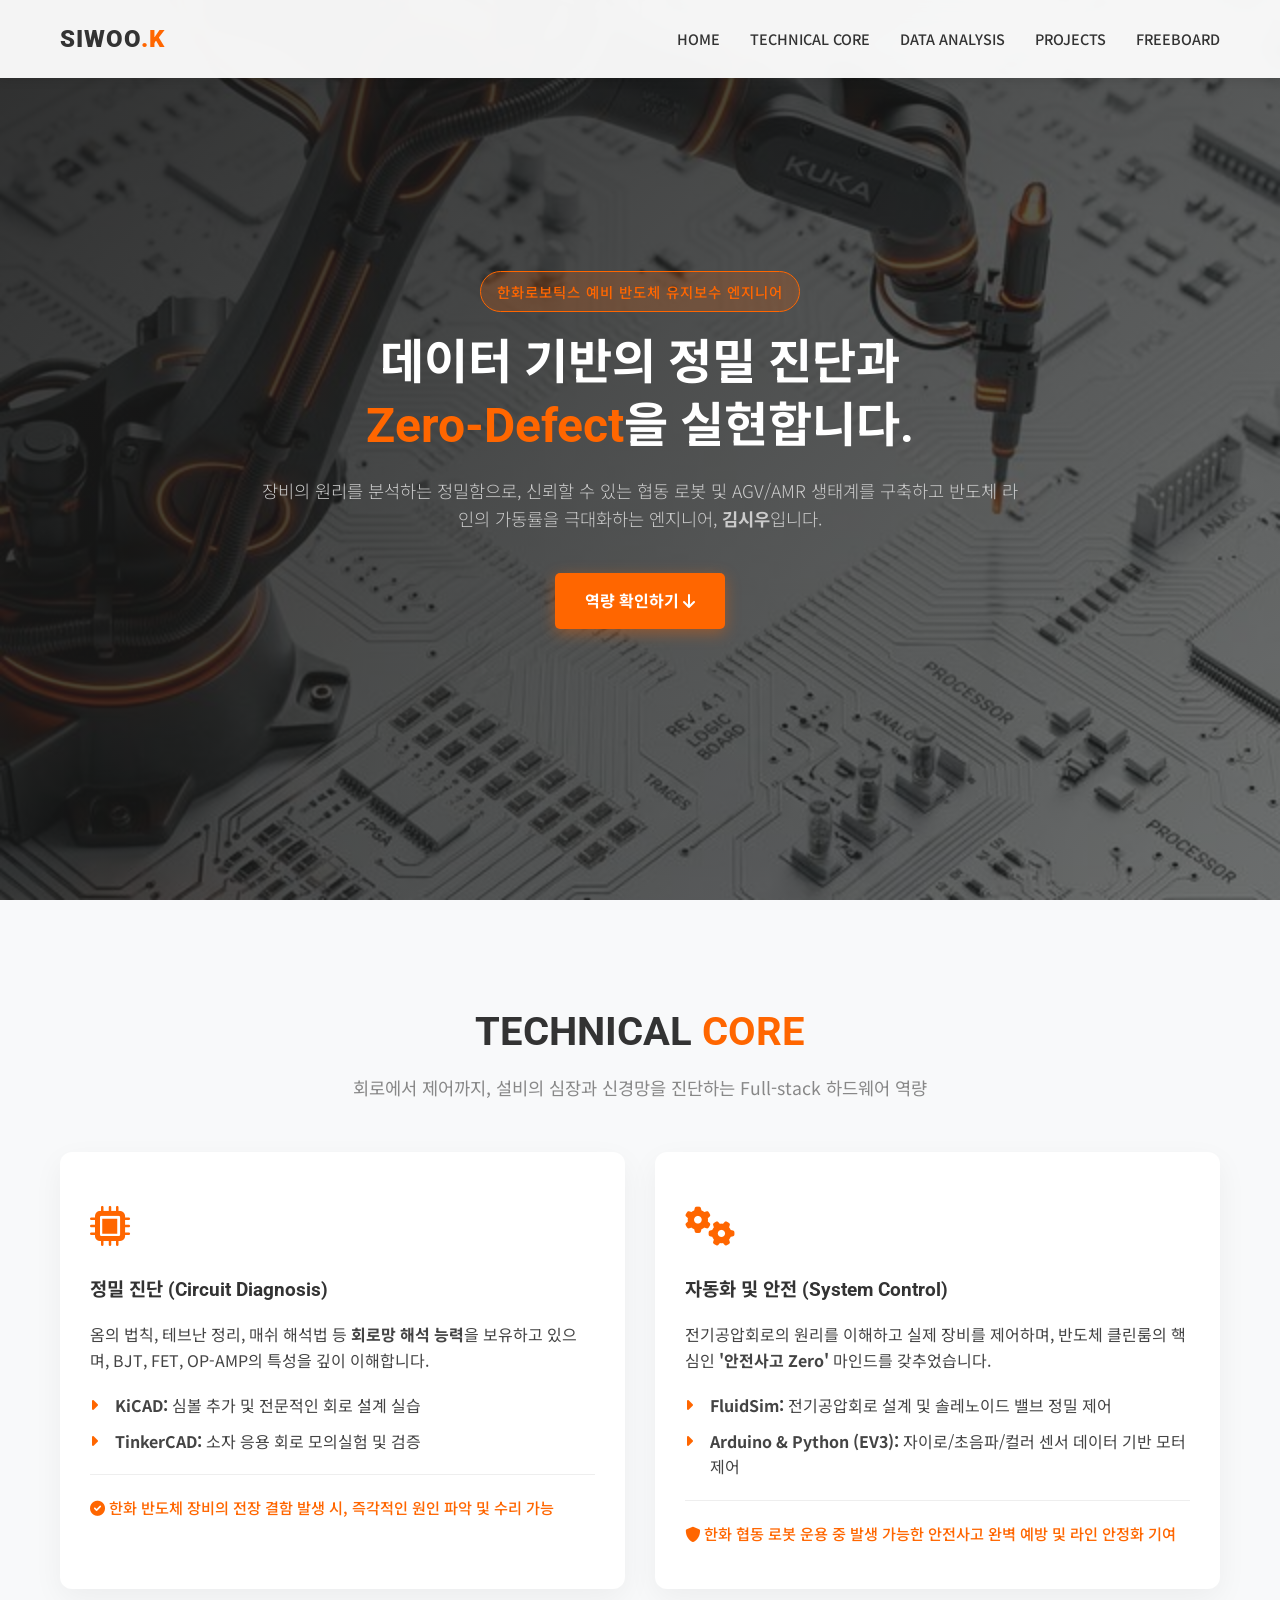
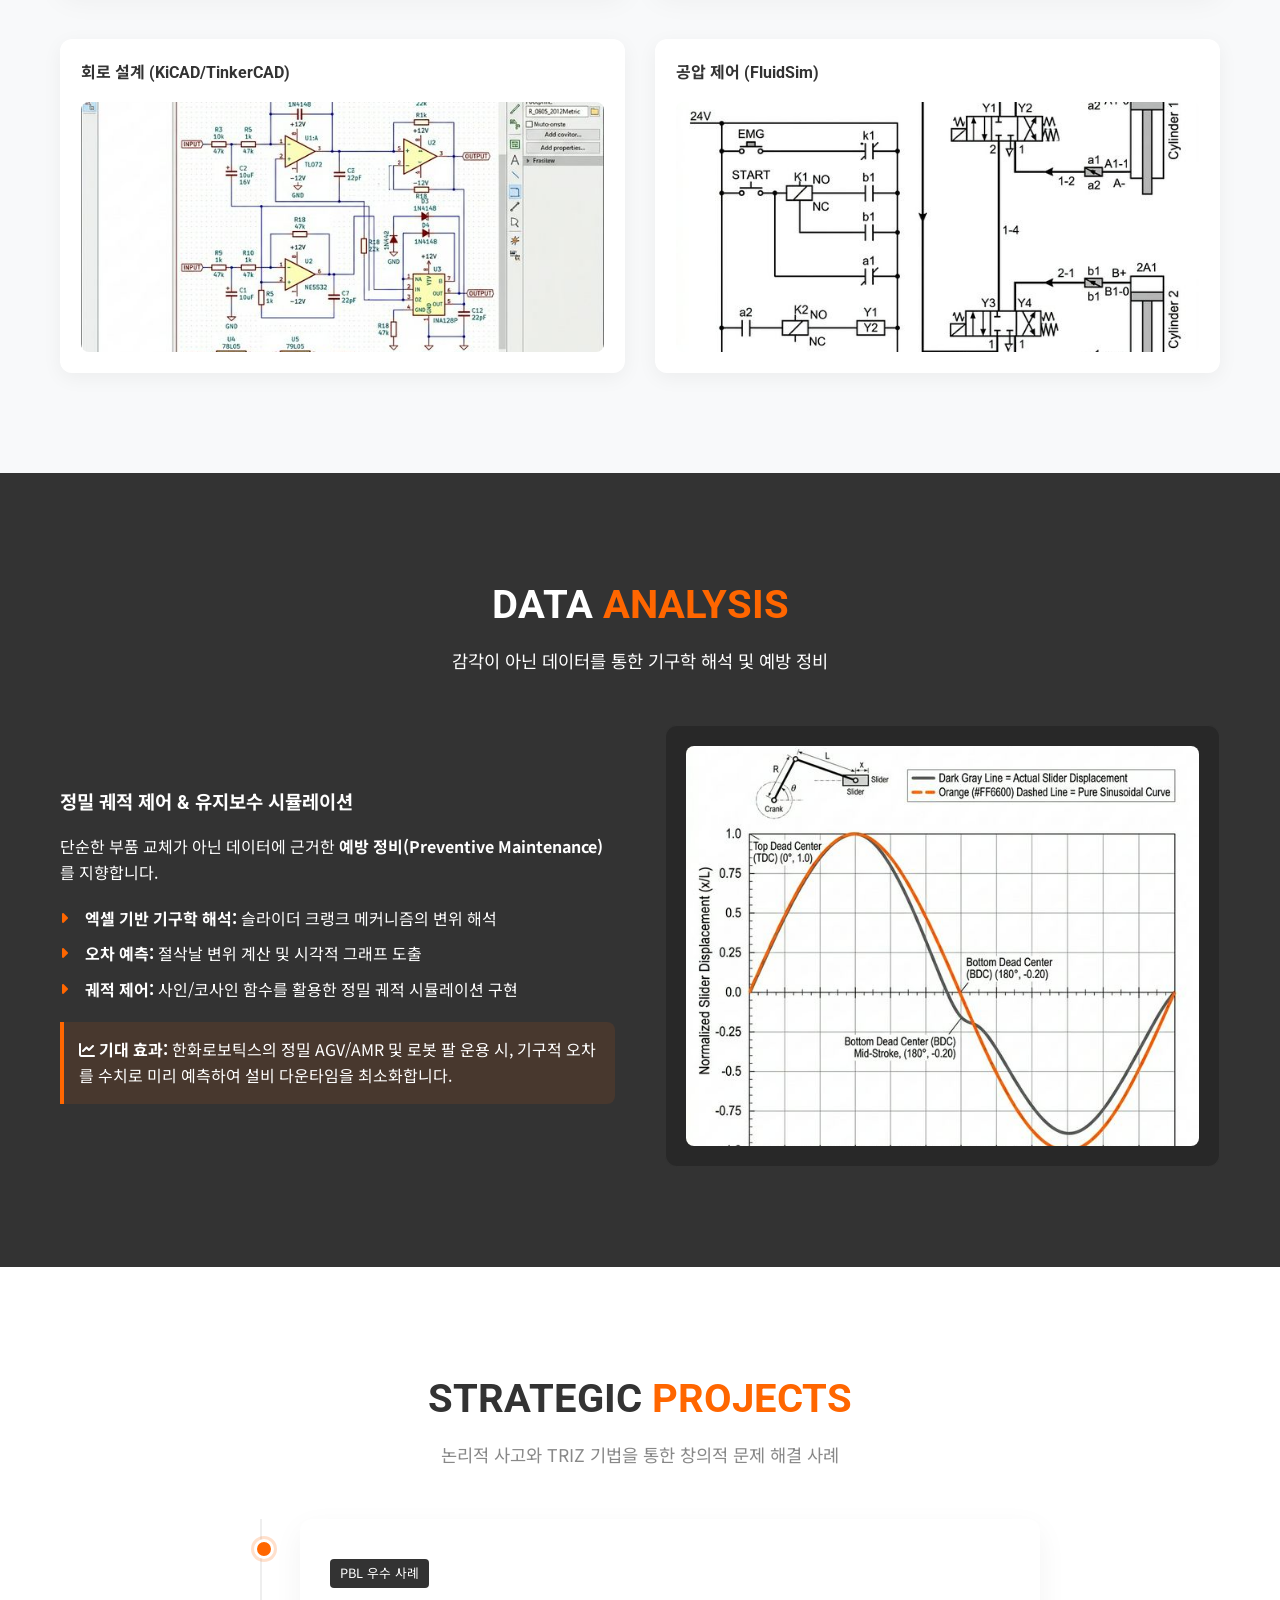
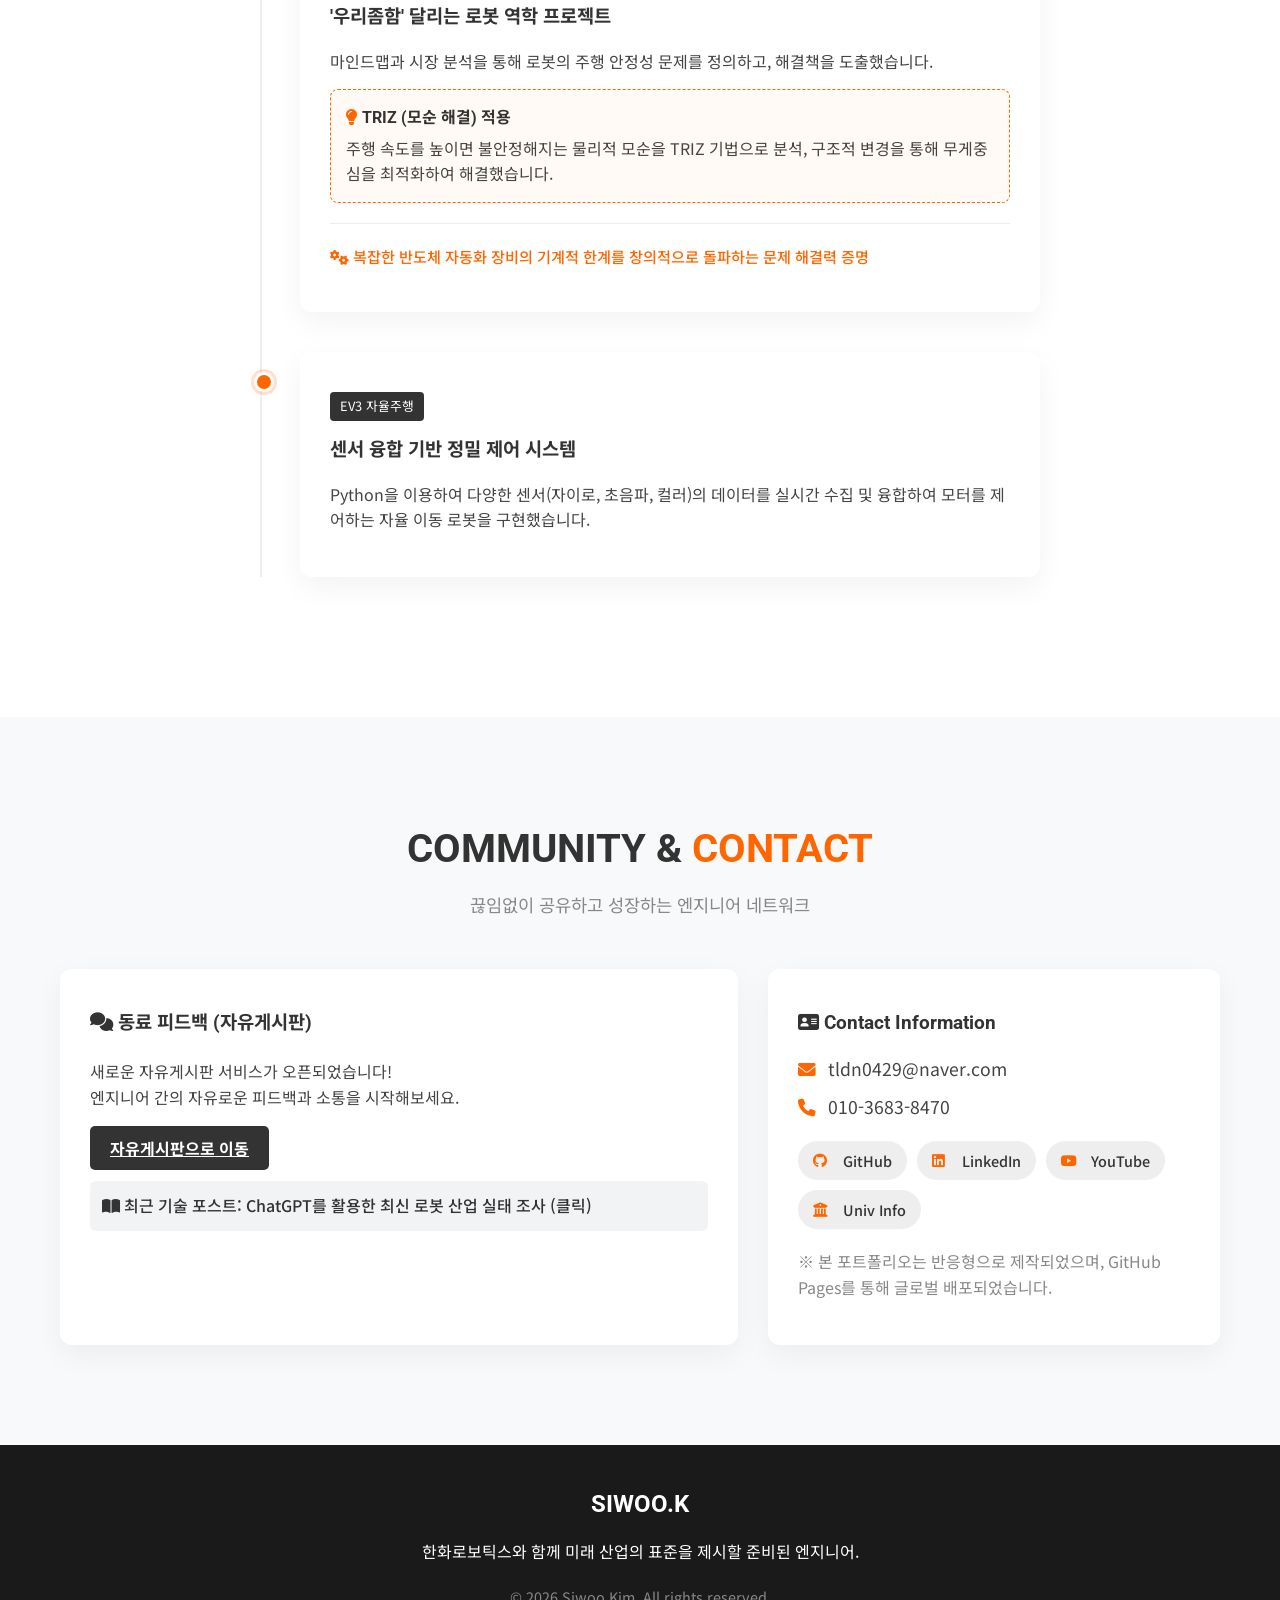
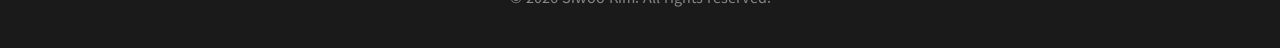
<file: index.html>
<!DOCTYPE html>
<html lang="ko">
<head>
    <meta charset="UTF-8">
    <meta name="viewport" content="width=device-width, initial-scale=1.0">
    <title>김시우 | 한화로보틱스 반도체 유지보수 엔지니어 지원자</title>
    <link rel="stylesheet" href="style.css">
    <link href="https://fonts.googleapis.com/css2?family=Noto+Sans+KR:wght@300;400;500;700;900&family=Roboto:wght@400;700&display=swap" rel="stylesheet">
    <link rel="stylesheet" href="https://cdnjs.cloudflare.com/ajax/libs/font-awesome/6.0.0/css/all.min.css" integrity="sha512-9usAa10IRO0HhonpyAIVpjrylPvoDwiPUiKdWk5t3PyolY1cOd4DSE0Ga+ri4AuTroPR5aQvXU9xC6qOPnzFeg==" crossorigin="anonymous" referrerpolicy="no-referrer" />
</head>
<body>

    <nav id="navbar">
        <div class="nav-container">
            <h1 class="logo">SIWOO<span>.K</span></h1>
            <ul class="nav-links">
                <li><a href="index.html#home">HOME</a></li>
                <li><a href="index.html#technical-core">TECHNICAL CORE</a></li>
                <li><a href="index.html#data-analysis">DATA ANALYSIS</a></li>
                <li><a href="index.html#projects">PROJECTS</a></li>
                <li><a href="board.html">FREEBOARD</a></li>
            </ul>
        </div>
    </nav>

    <section id="home" class="hero">
        <div class="hero-overlay"></div>
        <div class="hero-content reveal">
            <div class="badge">한화로보틱스 예비 반도체 유지보수 엔지니어</div>
            <h2>데이터 기반의 정밀 진단과 <br><span class="highlight">Zero-Defect</span>을 실현합니다.</h2>
            <p class="hero-subtext">장비의 원리를 분석하는 정밀함으로, 신뢰할 수 있는 협동 로봇 및 AGV/AMR 생태계를 구축하고 반도체 라인의 가동률을 극대화하는 엔지니어, <strong>김시우</strong>입니다.</p>
            <a href="#technical-core" class="cta-button">역량 확인하기 <i class="fas fa-arrow-down"></i></a>
        </div>
    </section>

    <section id="technical-core" class="section-padding bg-light">
        <div class="container">
            <h2 class="section-title reveal">TECHNICAL <span>CORE</span></h2>
            <p class="section-subtitle reveal">회로에서 제어까지, 설비의 심장과 신경망을 진단하는 Full-stack 하드웨어 역량</p>

            <div class="grid-layout">
                <div class="card reveal fade-left">
                    <div class="card-icon"><i class="fas fa-microchip"></i></div>
                    <h3>정밀 진단 (Circuit Diagnosis)</h3>
                    <p>옴의 법칙, 테브난 정리, 매쉬 해석법 등 <strong>회로망 해석 능력</strong>을 보유하고 있으며, BJT, FET, OP-AMP의 특성을 깊이 이해합니다.</p>
                    <ul class="skill-list">
                        <li><strong>KiCAD:</strong> 심볼 추가 및 전문적인 회로 설계 실습</li>
                        <li><strong>TinkerCAD:</strong> 소자 응용 회로 모의실험 및 검증</li>
                    </ul>
                    <p class="impact-text"><i class="fas fa-check-circle"></i> 한화 반도체 장비의 전장 결함 발생 시, 즉각적인 원인 파악 및 수리 가능</p>
                </div>

                <div class="card reveal fade-right">
                    <div class="card-icon"><i class="fas fa-cogs"></i></div>
                    <h3>자동화 및 안전 (System Control)</h3>
                    <p>전기공압회로의 원리를 이해하고 실제 장비를 제어하며, 반도체 클린룸의 핵심인 <strong>'안전사고 Zero'</strong> 마인드를 갖추었습니다.</p>
                    <ul class="skill-list">
                        <li><strong>FluidSim:</strong> 전기공압회로 설계 및 솔레노이드 밸브 정밀 제어</li>
                        <li><strong>Arduino & Python (EV3):</strong> 자이로/초음파/컬러 센서 데이터 기반 모터 제어</li>
                    </ul>
                    <p class="impact-text"><i class="fas fa-shield-alt"></i> 한화 협동 로봇 운용 중 발생 가능한 안전사고 완벽 예방 및 라인 안정화 기여</p>
                </div>
            </div>
            
            <div class="image-gallery reveal">
                 <div class="gallery-item glass">
                    <h4>회로 설계 (KiCAD/TinkerCAD)</h4>
                    <div class="img-placeholder" id="kicad-img"></div>
                </div>
                <div class="gallery-item glass">
                    <h4>공압 제어 (FluidSim)</h4>
                    <div class="img-placeholder" id="fluidsim-img"></div>
                </div>
            </div>
        </div>
    </section>

    <section id="data-analysis" class="section-padding bg-dark text-white">
        <div class="container">
            <h2 class="section-title reveal">DATA <span>ANALYSIS</span></h2>
            <p class="section-subtitle reveal text-gray">감각이 아닌 데이터를 통한 기구학 해석 및 예방 정비</p>

            <div class="analysis-content">
                <div class="analysis-text reveal fade-left">
                    <h3>정밀 궤적 제어 & 유지보수 시뮬레이션</h3>
                    <p>단순한 부품 교체가 아닌 데이터에 근거한 <strong>예방 정비(Preventive Maintenance)</strong>를 지향합니다.</p>
                    <ul class="bullet-list">
                        <li><strong>엑셀 기반 기구학 해석:</strong> 슬라이더 크랭크 메커니즘의 변위 해석</li>
                        <li><strong>오차 예측:</strong> 절삭날 변위 계산 및 시각적 그래프 도출</li>
                        <li><strong>궤적 제어:</strong> 사인/코사인 함수를 활용한 정밀 궤적 시뮬레이션 구현</li>
                    </ul>
                    <div class="impact-box mt-20">
                        <p><strong><i class="fas fa-chart-line"></i> 기대 효과:</strong> 한화로보틱스의 정밀 AGV/AMR 및 로봇 팔 운용 시, 기구적 오차를 수치로 미리 예측하여 설비 다운타임을 최소화합니다.</p>
                    </div>
                </div>
                <div class="analysis-visual reveal fade-right glass p-20">
                    <div class="img-placeholder large" id="kinematics-img"><span class="loading-text">기구학 해석 변위도 데이터 로딩 중...</span></div>
                </div>
            </div>
        </div>
    </section>

    <section id="projects" class="section-padding">
        <div class="container">
            <h2 class="section-title reveal">STRATEGIC <span>PROJECTS</span></h2>
            <p class="section-subtitle reveal">논리적 사고와 TRIZ 기법을 통한 창의적 문제 해결 사례</p>

            <div class="timeline">
                <div class="timeline-item reveal">
                    <div class="timeline-content card hover-effect">
                        <span class="date">PBL 우수 사례</span>
                        <h3>'우리좀함' 달리는 로봇 역학 프로젝트</h3>
                        <p>마인드맵과 시장 분석을 통해 로봇의 주행 안정성 문제를 정의하고, 해결책을 도출했습니다.</p>
                        <div class="triz-section">
                            <h4><i class="fas fa-lightbulb highlight"></i> TRIZ (모순 해결) 적용</h4>
                            <p>주행 속도를 높이면 불안정해지는 물리적 모순을 TRIZ 기법으로 분석, 구조적 변경을 통해 무게중심을 최적화하여 해결했습니다.</p>
                        </div>
                        <p class="impact-text mt-10"><i class="fas fa-cogs"></i> 복잡한 반도체 자동화 장비의 기계적 한계를 창의적으로 돌파하는 문제 해결력 증명</p>
                    </div>
                </div>
                
                <div class="timeline-item reveal">
                    <div class="timeline-content card hover-effect">
                        <span class="date">EV3 자율주행</span>
                        <h3>센서 융합 기반 정밀 제어 시스템</h3>
                        <p>Python을 이용하여 다양한 센서(자이로, 초음파, 컬러)의 데이터를 실시간 수집 및 융합하여 모터를 제어하는 자율 이동 로봇을 구현했습니다.</p>
                    </div>
                </div>
            </div>
        </div>
    </section>

    <section id="community" class="section-padding bg-light">
        <div class="container">
            <h2 class="section-title reveal">COMMUNITY & <span>CONTACT</span></h2>
            <p class="section-subtitle reveal">끊임없이 공유하고 성장하는 엔지니어 네트워크</p>

            <div class="contact-grid">
                <div class="community-panel card reveal fade-left">
                    <h3><i class="fas fa-comments"></i> 동료 피드백 (자유게시판)</h3>
                    <div class="mt-20">
                        <p>새로운 자유게시판 서비스가 오픈되었습니다! <br>엔지니어 간의 자유로운 피드백과 소통을 시작해보세요.</p>
                        <br>
                        <a href="board.html" class="btn btn-primary">자유게시판으로 이동</a>
                    </div>

                    <div class="blog-link mt-20">
                        <a href="#" class="tech-link"><i class="fas fa-book-open"></i> 최근 기술 포스트: ChatGPT를 활용한 최신 로봇 산업 실태 조사 (클릭)</a>
                    </div>
                </div>

                <div class="contact-info card reveal fade-right">
                    <h3><i class="fas fa-address-card"></i> Contact Information</h3>
                    <div class="profile-details">
                        <p><i class="fas fa-envelope"></i> tldn0429@naver.com</p>
                        <p><i class="fas fa-phone"></i> 010-3683-8470</p>
                        
                        <div class="social-links mt-20">
                            <a href="https://github.com/tldn0429-source" target="_blank" class="social-icon tooltip" data-tooltip="코드 관리"><i class="fab fa-github"></i> GitHub</a>
                            <a href="#" class="social-icon tooltip" data-tooltip="전문 네트워크"><i class="fab fa-linkedin"></i> LinkedIn</a>
                            <a href="#" class="social-icon tooltip" data-tooltip="학습 포트폴리오 채널"><i class="fab fa-youtube"></i> YouTube</a>
                            <a href="#" class="social-icon tooltip" data-tooltip="학과 홈페이지"><i class="fas fa-university"></i> Univ Info</a>
                        </div>
                    </div>
                    
                    <div class="mt-20">
                        <p class="small-text text-gray">※ 본 포트폴리오는 반응형으로 제작되었으며, GitHub Pages를 통해 글로벌 배포되었습니다.</p>
                    </div>
                </div>
            </div>
        </div>
    </section>

    <footer>
        <div class="footer-content">
            <h2>SIWOO.K</h2>
            <p>한화로보틱스와 함께 미래 산업의 표준을 제시할 준비된 엔지니어.</p>
            <p class="copyright">&copy; 2026 Siwoo Kim. All rights reserved.</p>
        </div>
    </footer>

    <script src="script.js"></script>
</body>
</html>
</file>
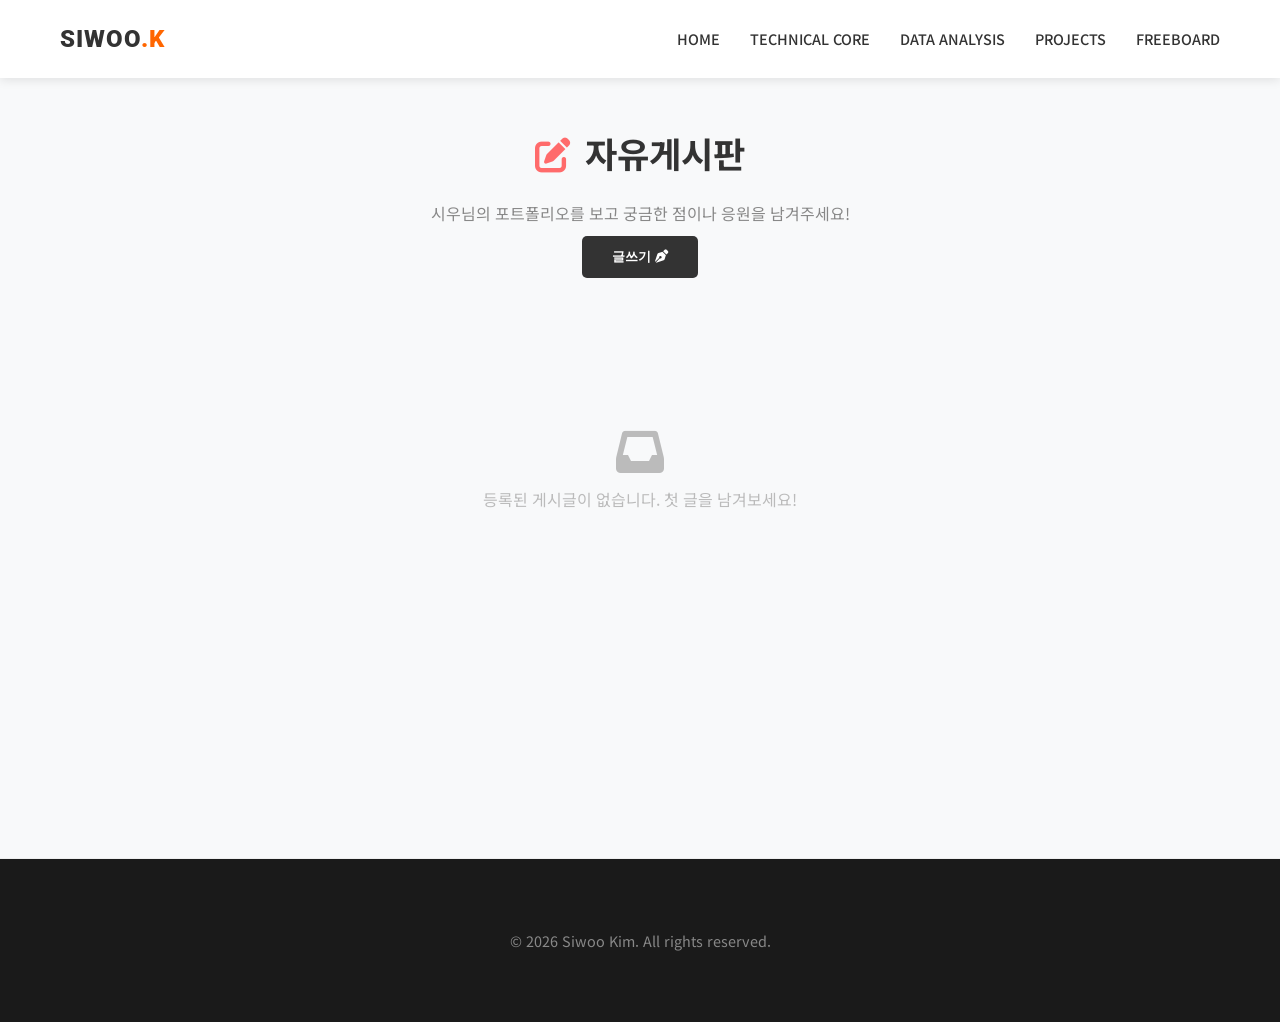
<file: board.html>
<!DOCTYPE html>
<html lang="ko">
<head>
    <meta charset="UTF-8">
    <meta name="viewport" content="width=device-width, initial-scale=1.0">
    <title>자유게시판 | 김시우 포트폴리오</title>
    <link rel="stylesheet" href="style.css">
    <link href="https://fonts.googleapis.com/css2?family=Noto+Sans+KR:wght@300;400;500;700;900&family=Roboto:wght@400;700&display=swap" rel="stylesheet">
    <link rel="stylesheet" href="https://cdnjs.cloudflare.com/ajax/libs/font-awesome/6.0.0/css/all.min.css" integrity="sha512-9usAa10IRO0HhonpyAIVpjrylPvoDwiPUiKdWk5t3PyolY1cOd4DSE0Ga+ri4AuTroPR5aQvXU9xC6qOPnzFeg==" crossorigin="anonymous" referrerpolicy="no-referrer" />
    <style>
        /* 게시판 커스텀 스타일 */
        .post-card { background: white; border-radius: 12px; padding: 25px; margin-bottom: 30px; box-shadow: 0 5px 15px rgba(0,0,0,0.05); transition: 0.3s; border: 1px solid #eee; }
        .post-header { display: flex; justify-content: space-between; align-items: center; margin-bottom: 15px; border-bottom: 1px solid #f1f1f1; padding-bottom: 12px; }
        .post-author { font-weight: 700; color: #333; font-size: 1.1rem; }
        .post-date { font-size: 0.85rem; color: #999; margin-left: 8px; }
        .post-content { line-height: 1.7; color: #444; margin-bottom: 25px; white-space: pre-wrap; min-height: 50px; }
        
        /* 반응 및 액션 바 */
        .action-bar { display: flex; gap: 15px; margin-top: 15px; padding-top: 15px; border-top: 1px solid #f5f5f5; flex-wrap: wrap; }
        .action-btn { cursor: pointer; background: #f8f9fa; border: 1px solid #eee; border-radius: 20px; padding: 6px 14px; color: #666; font-size: 0.85rem; transition: 0.2s; display: flex; align-items: center; gap: 6px; }
        .action-btn:hover { background: #fff; border-color: #ff6b6b; color: #ff6b6b; }
        .action-btn.dislike:hover { border-color: #4b7bec; color: #4b7bec; }
        .action-btn i { font-size: 0.9rem; }

        /* 댓글 영역 */
        .comment-section { background: #f9f9fb; border-radius: 10px; padding: 20px; margin-top: 20px; border: 1px solid #f0f0f5; }
        .comment-list { list-style: none; padding: 0; margin-bottom: 15px; }
        .comment-item { padding: 10px 0; border-bottom: 1px dashed #e0e0e0; font-size: 0.9rem; color: #555; }
        .comment-item:last-child { border-bottom: none; }
        .comment-item strong { color: #333; margin-right: 8px; }
        
        .comment-form { display: flex; gap: 10px; margin-top: 10px; }
        .comment-input { flex: 1; padding: 10px 15px; border: 1px solid #ddd; border-radius: 25px; outline: none; font-size: 0.9rem; transition: 0.3s; }
        .comment-input:focus { border-color: #ff6b6b; box-shadow: 0 0 5px rgba(255,107,107,0.2); }
        
        .btn-small { padding: 5px 12px; font-size: 0.8rem; border-radius: 6px; cursor: pointer; border: 1px solid #ddd; background: #fff; transition: 0.2s; }
        .btn-small:hover { background: #f1f1f1; border-color: #bbb; }
        .btn-delete { color: #e74c3c; border-color: #fadbd8; }
        .btn-delete:hover { background: #fdedec; border-color: #e74c3c; }

        /* 유틸리티 */
        .w-100 { width: 100%; }
        .mt-10 { margin-top: 10px; }
        .text-center { text-align: center; }
    </style>
</head>
<body class="bg-light">

    <nav id="navbar" style="position: sticky; top: 0; background: #fff; z-index: 1000; box-shadow: 0 2px 10px rgba(0,0,0,0.1);">
        <div class="nav-container">
            <h1 class="logo">SIWOO<span>.K</span></h1>
            <ul class="nav-links">
                <li><a href="index.html#home">HOME</a></li>
                <li><a href="index.html#technical-core">TECHNICAL CORE</a></li>
                <li><a href="index.html#data-analysis">DATA ANALYSIS</a></li>
                <li><a href="index.html#projects">PROJECTS</a></li>
                <li><a href="board.html">FREEBOARD</a></li>
            </ul>
        </div>
    </nav>

    <div class="container mt-20" style="padding-top: 50px; min-height: 80vh; max-width: 850px; margin: 0 auto;">
        <div class="board-header text-center" style="margin-bottom: 50px;">
            <h2 style="font-size: 2.2rem;"><i class="fas fa-edit" style="color: #ff6b6b; margin-right: 15px;"></i>자유게시판</h2>
            <p class="text-gray" style="margin-top: 10px;">시우님의 포트폴리오를 보고 궁금한 점이나 응원을 남겨주세요!</p>
            <button class="btn btn-primary mt-10" style="padding: 12px 30px; font-weight: 600;" onclick="openWriteModal()">글쓰기 <i class="fas fa-pen-nib"></i></button>
        </div>

        <div id="board-container">
            </div>
    </div>

    <div id="boardModal" class="modal">
        <div class="modal-content card" style="max-width: 600px;">
            <span class="close-btn" onclick="closeModal()">&times;</span>
            <h3 id="modal-title" style="margin-bottom: 20px;">새 게시글 작성</h3>
            <div class="form-group">
                <label for="post-author" style="display:block; margin-bottom: 5px; font-size: 0.9rem; font-weight: 600;">닉네임</label>
                <input type="text" id="post-author" placeholder="닉네임을 입력하세요" style="width: 100%; padding: 12px; border: 1px solid #ddd; border-radius: 8px;">
            </div>
            <div class="form-group mt-10">
                <label for="post-content" style="display:block; margin-bottom: 5px; font-size: 0.9rem; font-weight: 600;">내용</label>
                <textarea id="post-content" rows="8" placeholder="내용을 입력하세요..." style="width: 100%; padding: 12px; border: 1px solid #ddd; border-radius: 8px; resize: vertical;"></textarea>
            </div>
            <button class="btn btn-primary w-100 mt-20" style="padding: 15px;" onclick="savePost()">게시하기</button>
        </div>
    </div>

    <div id="pwdModal" class="modal">
        <div class="modal-content card" style="max-width: 380px;">
            <span class="close-btn" onclick="closePwdModal()">&times;</span>
            <h3 class="text-center"><i class="fas fa-lock" style="color: #e74c3c;"></i> 게시글 삭제</h3>
            <p class="text-gray small-text text-center mt-10">삭제를 원하시면 관리자 비밀번호를 입력하세요.</p>
            <div class="form-group mt-20">
                <input type="password" id="confirm-pwd" placeholder="비밀번호 입력" style="width: 100%; padding: 12px; border: 1px solid #ddd; border-radius: 8px; text-align: center;">
            </div>
            <input type="hidden" id="pwd-post-id">
            <button class="btn btn-primary w-100 mt-10" style="background: #e74c3c; border: none; padding: 12px;" onclick="verifyPassword()">삭제 확인</button>
        </div>
    </div>

    <footer style="margin-top: 60px; border-top: 1px solid #eee;">
        <div class="footer-content text-center" style="padding: 30px;">
            <p class="text-gray" style="font-size: 0.9rem;">&copy; 2026 Siwoo Kim. All rights reserved.</p>
        </div>
    </footer>

    <script>
        const ADMIN_PWD = "0429"; // 고정된 삭제 비밀번호
        let posts = JSON.parse(localStorage.getItem('siwoo_board_posts')) || [];

        // 게시글 렌더링 함수
        function renderPosts() {
            const container = document.getElementById('board-container');
            if (posts.length === 0) {
                container.innerHTML = '<div class="text-center" style="padding: 100px 0; color: #bbb;"><i class="fas fa-inbox fa-3x"></i><p class="mt-10">등록된 게시글이 없습니다. 첫 글을 남겨보세요!</p></div>';
                return;
            }

            container.innerHTML = '';
            // 최신순 정렬
            posts.sort((a, b) => b.id - a.id).forEach(post => {
                const postEl = document.createElement('div');
                postEl.className = 'post-card';
                postEl.innerHTML = `
                    <div class="post-header">
                        <div>
                            <span class="post-author">${post.author}</span>
                            <span class="post-date">${post.date}</span>
                        </div>
                        <button class="btn-small btn-delete" onclick="openDeleteModal('${post.id}')"><i class="fas fa-trash-alt"></i> 삭제</button>
                    </div>
                    <div class="post-content">${post.content}</div>
                    
                    <div class="action-bar">
                        <button class="action-btn" onclick="updateReaction(${post.id}, 'likes')">
                            <i class="fas fa-thumbs-up"></i> 좋아요 <strong>${post.likes || 0}</strong>
                        </button>
                        <button class="action-btn dislike" onclick="updateReaction(${post.id}, 'dislikes')">
                            <i class="fas fa-thumbs-down"></i> 싫어요 <strong>${post.dislikes || 0}</strong>
                        </button>
                        <button class="action-btn" onclick="document.getElementById('comment-input-${post.id}').focus()">
                            <i class="fas fa-comment-dots"></i> 댓글 <strong>${post.comments ? post.comments.length : 0}</strong>
                        </button>
                    </div>

                    <div class="comment-section">
                        <ul class="comment-list" id="comment-list-${post.id}">
                            ${(post.comments || []).map(c => `
                                <li class="comment-item">
                                    <strong>${c.user}</strong> ${c.text}
                                </li>
                            `).join('')}
                        </ul>
                        <div class="comment-form">
                            <input type="text" id="comment-input-${post.id}" class="comment-input" placeholder="따뜻한 댓글을 남겨주세요...">
                            <button class="btn btn-primary" style="padding: 8px 20px; border-radius: 20px;" onclick="addComment(${post.id})">등록</button>
                        </div>
                    </div>
                `;
                container.appendChild(postEl);
            });
        }

        // 새 게시글 저장
        function savePost() {
            const author = document.getElementById('post-author').value.trim();
            const content = document.getElementById('post-content').value.trim();

            if (!author || !content) {
                alert("닉네임과 내용을 모두 입력해주세요.");
                return;
            }

            const newPost = {
                id: Date.now(),
                author,
                content,
                date: new Date().toLocaleString(),
                likes: 0,
                dislikes: 0,
                comments: []
            };

            posts.push(newPost);
            updateStorage();
            closeModal();
            renderPosts();
        }

        // 좋아요/싫어요 업데이트
        function updateReaction(id, type) {
            const idx = posts.findIndex(p => p.id == id);
            if (idx !== -1) {
                posts[idx][type] = (posts[idx][type] || 0) + 1;
                updateStorage();
                renderPosts();
            }
        }

        // 댓글 추가 함수
        function addComment(id) {
            const input = document.getElementById(`comment-input-${id}`);
            const text = input.value.trim();

            if (!text) {
                alert("댓글 내용을 입력해주세요.");
                return;
            }

            const idx = posts.findIndex(p => p.id == id);
            if (idx !== -1) {
                if (!posts[idx].comments) posts[idx].comments = [];
                posts[idx].comments.push({
                    user: "방문자",
                    text: text
                });
                updateStorage();
                input.value = ""; // 입력창 초기화
                renderPosts();
            }
        }

        // 모달 제어 함수들
        function openWriteModal() {
            document.getElementById('post-author').value = "";
            document.getElementById('post-content').value = "";
            document.getElementById('boardModal').style.display = 'block';
        }

        function closeModal() {
            document.getElementById('boardModal').style.display = 'none';
        }

        function openDeleteModal(id) {
            document.getElementById('pwd-post-id').value = id;
            document.getElementById('confirm-pwd').value = "";
            document.getElementById('pwdModal').style.display = 'block';
        }

        function closePwdModal() {
            document.getElementById('pwdModal').style.display = 'none';
        }

        // 관리자 비밀번호 확인 후 삭제
        function verifyPassword() {
            const id = document.getElementById('pwd-post-id').value;
            const pwdInput = document.getElementById('confirm-pwd').value;

            if (pwdInput === ADMIN_PWD) {
                if (confirm("정말로 이 게시글을 삭제하시겠습니까?")) {
                    posts = posts.filter(p => p.id != id);
                    updateStorage();
                    renderPosts();
                    closePwdModal();
                }
            } else {
                alert("관리자 비밀번호가 일치하지 않습니다.");
                document.getElementById('confirm-pwd').value = "";
            }
        }

        function updateStorage() {
            localStorage.setItem('siwoo_board_posts', JSON.stringify(posts));
        }

        // 페이지 로드 시 게시글 표시
        window.onload = renderPosts;

        // 모달 외곽 클릭 시 닫기
        window.onclick = function(event) {
            const writeModal = document.getElementById('boardModal');
            const pwdModal = document.getElementById('pwdModal');
            if (event.target == writeModal) closeModal();
            if (event.target == pwdModal) closePwdModal();
        }
    </script>
</body>
</html>
</file>
<file: style.css>
:root {
    --primary-color: #FF6600; /* Hanwha Orange */
    --primary-dark: #cc5200;
    --dark-bg: #1a1a1a;
    --dark-gray: #333333;
    --light-bg: #f8f9fa;
    --white: #ffffff;
    --text-color: #444444;
    --light-text: #888888;
    --transition: all 0.3s cubic-bezier(0.25, 0.8, 0.25, 1);
}

* {
    margin: 0;
    padding: 0;
    box-sizing: border-box;
    scroll-behavior: smooth;
}

body {
    font-family: 'Noto Sans KR', sans-serif;
    color: var(--text-color);
    line-height: 1.6;
    background-color: var(--white);
    overflow-x: hidden;
}

/* Typography */
h1, h2, h3, h4, h5 {
    font-family: 'Roboto', 'Noto Sans KR', sans-serif;
    color: var(--dark-gray);
    margin-bottom: 1rem;
}

.highlight {
    color: var(--primary-color);
}

.text-gray {
    color: var(--light-text);
}

.text-white {
    color: var(--white);
}

.text-white h2, .text-white h3, .text-white p {
    color: var(--white);
}

/* Utilities */
.section-padding {
    padding: 100px 0;
}

.bg-light {
    background-color: var(--light-bg);
}

.bg-dark {
    background-color: var(--dark-gray);
}

.container {
    max-width: 1200px;
    margin: 0 auto;
    padding: 0 20px;
}

.mt-10 { margin-top: 10px; }
.mt-20 { margin-top: 20px; }
.p-20 { padding: 20px; }

/* Navigation */
nav {
    position: fixed;
    top: 0;
    width: 100%;
    background-color: rgba(255, 255, 255, 0.95);
    backdrop-filter: blur(10px);
    z-index: 1000;
    box-shadow: 0 2px 10px rgba(0,0,0,0.1);
    transition: var(--transition);
}

.nav-container {
    display: flex;
    justify-content: space-between;
    align-items: center;
    max-width: 1200px;
    margin: 0 auto;
    padding: 20px;
}

.logo {
    font-size: 1.5rem;
    font-weight: 900;
    letter-spacing: 1px;
    margin: 0;
}

.logo span {
    color: var(--primary-color);
}

.nav-links {
    list-style: none;
    display: flex;
    gap: 30px;
}

.nav-links a {
    text-decoration: none;
    color: var(--dark-gray);
    font-weight: 500;
    font-size: 0.9rem;
    position: relative;
    transition: var(--transition);
}

.nav-links a::after {
    content: '';
    position: absolute;
    bottom: -5px;
    left: 0;
    width: 0;
    height: 2px;
    background-color: var(--primary-color);
    transition: var(--transition);
}

.nav-links a:hover {
    color: var(--primary-color);
}

.nav-links a:hover::after {
    width: 100%;
}

/* Hero Section */
.hero {
    height: 100vh;
    display: flex;
    align-items: center;
    justify-content: center;
    position: relative;
    background-image: url('images/hero.png');
    background-size: cover;
    background-position: center;
    background-attachment: fixed;
    /* Img placeholder, will be set via JS or inline later */
    background-color: var(--dark-bg);
    overflow: hidden;
}

#hero-bg-container {
    position: absolute;
    top:0; left:0; width:100%; height:100%;
    z-index: 0;
}

.hero-overlay {
    position: absolute;
    top: 0;
    left: 0;
    width: 100%;
    height: 100%;
    background: linear-gradient(135deg, rgba(26,26,26,0.9) 0%, rgba(26,26,26,0.6) 100%);
    z-index: 1;
}

.hero-content {
    position: relative;
    z-index: 2;
    text-align: center;
    max-width: 800px;
    padding: 0 20px;
}

.badge {
    display: inline-block;
    padding: 8px 16px;
    background-color: rgba(255, 102, 0, 0.2);
    color: var(--primary-color);
    border: 1px solid var(--primary-color);
    border-radius: 50px;
    font-weight: 500;
    font-size: 0.9rem;
    margin-bottom: 20px;
    letter-spacing: 1px;
}

.hero-content h2 {
    color: var(--white);
    font-size: 3rem;
    font-weight: 700;
    line-height: 1.3;
    margin-bottom: 20px;
}

.hero-subtext {
    color: #cccccc;
    font-size: 1.1rem;
    margin-bottom: 40px;
    font-weight: 300;
}

.cta-button {
    display: inline-block;
    padding: 15px 30px;
    background-color: var(--primary-color);
    color: var(--white);
    text-decoration: none;
    border-radius: 5px;
    font-weight: 700;
    font-size: 1rem;
    transition: var(--transition);
    box-shadow: 0 4px 15px rgba(255, 102, 0, 0.4);
}

.cta-button:hover {
    background-color: var(--primary-dark);
    transform: translateY(-3px);
    box-shadow: 0 6px 20px rgba(255, 102, 0, 0.6);
}

/* Sections */
.section-title {
    font-size: 2.5rem;
    text-align: center;
    margin-bottom: 10px;
    position: relative;
}

.section-title span {
    color: var(--primary-color);
}

.section-subtitle {
    text-align: center;
    margin-bottom: 50px;
    font-size: 1.1rem;
    color: var(--light-text);
}

/* Grid Layouts & Cards */
.grid-layout {
    display: grid;
    grid-template-columns: repeat(auto-fit, minmax(300px, 1fr));
    gap: 30px;
    margin-bottom: 50px;
}

.card {
    background: var(--white);
    padding: 40px 30px;
    border-radius: 12px;
    box-shadow: 0 10px 30px rgba(0,0,0,0.05);
    transition: var(--transition);
    border-bottom: 4px solid transparent;
}

.card:hover, .hover-effect:hover {
    transform: translateY(-10px);
    box-shadow: 0 15px 40px rgba(0,0,0,0.1);
    border-bottom: 4px solid var(--primary-color);
}

.card-icon {
    font-size: 2.5rem;
    color: var(--primary-color);
    margin-bottom: 20px;
}

.skill-list, .bullet-list {
    list-style: none;
    margin: 20px 0;
}

.skill-list li, .bullet-list li {
    position: relative;
    padding-left: 25px;
    margin-bottom: 10px;
}

.skill-list li::before, .bullet-list li::before {
    content: '\f0da'; /* FontAwesome right arrow */
    font-family: 'Font Awesome 5 Free';
    font-weight: 900;
    position: absolute;
    left: 0;
    color: var(--primary-color);
}

.impact-text {
    margin-top: 20px;
    padding-top: 20px;
    border-top: 1px solid #eee;
    font-weight: 500;
    color: var(--primary-color);
    font-size: 0.95rem;
}

.impact-box {
    background-color: rgba(255, 102, 0, 0.1);
    border-left: 4px solid var(--primary-color);
    padding: 15px;
    border-radius: 0 8px 8px 0;
}

/* Glassmorphism */
.glass {
    background: rgba(255, 255, 255, 0.05);
    backdrop-filter: blur(10px);
    -webkit-backdrop-filter: blur(10px);
    border: 1px solid rgba(255, 255, 255, 0.1);
    border-radius: 12px;
}

.bg-dark .glass {
    background: rgba(0, 0, 0, 0.2);
    border: 1px solid rgba(255, 255, 255, 0.05);
}

/* Image Placeholders / Gallery */
.image-gallery {
    display: grid;
    grid-template-columns: repeat(auto-fit, minmax(400px, 1fr));
    gap: 30px;
}

.gallery-item {
    padding: 20px;
    background: var(--white);
    border-radius: 12px;
    box-shadow: 0 5px 20px rgba(0,0,0,0.05);
}

.img-placeholder {
    width: 100%;
    height: 250px;
    background-color: #e9ecef;
    border-radius: 8px;
    display: flex;
    align-items: center;
    justify-content: center;
    color: transparent; /* hide placeholder text */
    background-size: cover;
    background-position: center;
    transition: var(--transition);
}

.img-placeholder:hover {
    transform: scale(1.02);
}

.img-placeholder.large {
    height: 400px;
}

#kicad-img { background-image: url('images/kicad.png'); }
#fluidsim-img { background-image: url('images/fluidsim.png'); }
#kinematics-img { background-image: url('images/kinematics.png'); }

/* Data Analysis */
.analysis-content {
    display: grid;
    grid-template-columns: 1fr 1fr;
    gap: 50px;
    align-items: center;
}

/* Timeline/Projects */
.timeline {
    position: relative;
    max-width: 800px;
    margin: 0 auto;
}

.timeline::before {
    content: '';
    position: absolute;
    left: 20px;
    top: 0;
    width: 2px;
    height: 100%;
    background-color: #eee;
}

.timeline-item {
    position: relative;
    padding-left: 60px;
    margin-bottom: 40px;
}

.timeline-item::before {
    content: '';
    position: absolute;
    left: 14px;
    top: 20px;
    width: 14px;
    height: 14px;
    border-radius: 50%;
    background-color: var(--primary-color);
    border: 3px solid var(--white);
    box-shadow: 0 0 0 3px rgba(255, 102, 0, 0.2);
}

.date {
    display: inline-block;
    padding: 4px 10px;
    background-color: var(--dark-gray);
    color: var(--white);
    font-size: 0.8rem;
    border-radius: 4px;
    margin-bottom: 15px;
}

.triz-section {
    background-color: #fffaf5;
    padding: 15px;
    border-radius: 8px;
    margin: 15px 0;
    border: 1px dashed var(--primary-color);
}

.triz-section h4 {
    margin-bottom: 5px;
    font-size: 1rem;
}

/* Community & Contact */
.contact-grid {
    display: grid;
    grid-template-columns: 3fr 2fr;
    gap: 30px;
}

.guestbook {
    max-height: 200px;
    overflow-y: auto;
    padding-right: 10px;
}

.guestbook::-webkit-scrollbar {
    width: 6px;
}
.guestbook::-webkit-scrollbar-thumb {
    background: var(--light-text);
    border-radius: 3px;
}

.guestbook-item {
    background: #fdfdfd;
    padding: 15px;
    border-radius: 8px;
    margin-bottom: 10px;
    border-left: 3px solid var(--primary-color);
}

.guestbook-item .author {
    font-weight: 700;
    font-size: 0.85rem;
    color: var(--dark-gray);
}

.guestbook-item p {
    font-size: 0.9rem;
    margin: 5px 0 0 0;
}

.guestbook-form input, .guestbook-form textarea {
    width: 100%;
    padding: 10px;
    margin-bottom: 10px;
    border: 1px solid #ddd;
    border-radius: 5px;
    font-family: inherit;
}

.btn {
    padding: 10px 20px;
    border: none;
    border-radius: 5px;
    cursor: pointer;
    font-weight: bold;
    transition: var(--transition);
}

.btn-primary {
    background-color: var(--dark-gray);
    color: var(--white);
}

.btn-primary:hover {
    background-color: var(--primary-color);
}

.tech-link {
    display: block;
    padding: 12px;
    background: #f1f3f5;
    color: var(--dark-gray);
    text-decoration: none;
    font-weight: 500;
    border-radius: 6px;
    transition: var(--transition);
}

.tech-link:hover {
    background: var(--primary-color);
    color: var(--white);
}

.profile-details p {
    font-size: 1.1rem;
    margin-bottom: 10px;
}

.profile-details i {
    width: 25px;
    color: var(--primary-color);
}

.social-links {
    display: flex;
    flex-wrap: wrap;
    gap: 10px;
}

.social-icon {
    display: flex;
    align-items: center;
    gap: 5px;
    padding: 8px 15px;
    background: #eee;
    color: var(--dark-gray);
    text-decoration: none;
    border-radius: 50px;
    font-size: 0.9rem;
    transition: var(--transition);
    font-weight: 500;
}

.social-icon:hover {
    background: var(--primary-color);
    color: var(--white);
}

/* Footer */
footer {
    background-color: var(--dark-bg);
    color: var(--white);
    text-align: center;
    padding: 40px 20px;
}

footer h2 {
    color: var(--white);
}

.copyright {
    color: var(--light-text);
    margin-top: 20px;
    font-size: 0.9rem;
}

/* Modals & Forms for Freeboard */
.modal {
    display: none; 
    position: fixed; 
    z-index: 2000; 
    left: 0;
    top: 0;
    width: 100%; 
    height: 100%; 
    background-color: rgba(0,0,0,0.5);
    align-items: center;
    justify-content: center;
    backdrop-filter: blur(5px);
}

.modal-content {
    background-color: var(--white);
    padding: 30px;
    border-radius: 10px;
    width: 90%;
    max-width: 500px;
    position: relative;
    box-shadow: 0 10px 30px rgba(0,0,0,0.2);
    animation: modalFadeIn 0.3s ease-out forwards;
}

@keyframes modalFadeIn {
    from { opacity: 0; transform: translateY(-30px); }
    to { opacity: 1; transform: translateY(0); }
}

.close-btn {
    position: absolute;
    right: 20px;
    top: 15px;
    font-size: 28px;
    font-weight: bold;
    color: #aaa;
    cursor: pointer;
}

.close-btn:hover {
    color: black;
}

.form-group {
    margin-bottom: 15px;
}

.form-group input, .form-group textarea {
    width: 100%;
    padding: 12px;
    border: 1px solid #ccc;
    border-radius: 6px;
    font-family: inherit;
    font-size: 1rem;
    outline: none;
    transition: var(--transition);
}

.form-group input:focus, .form-group textarea:focus {
    border-color: var(--primary-color);
    box-shadow: 0 0 5px rgba(255, 102, 0, 0.3);
}

.w-100 {
    width: 100%;
}
.btn-sm {
    padding: 5px 10px;
    font-size: 0.85rem;
}
.btn-outline {
    background: transparent;
    border: 1px solid var(--dark-gray);
    color: var(--dark-gray);
}
.btn-outline:hover {
    background: var(--dark-gray);
    color: var(--white);
}

/* Animations - Reveal on scroll */
.reveal {
    opacity: 0;
    transform: translateY(30px);
    transition: all 0.8s ease-out;
}

.reveal.active {
    opacity: 1;
    transform: translateY(0);
}

.fade-left { transform: translateX(-50px); }
.fade-right { transform: translateX(50px); }

.fade-left.active, .fade-right.active {
    transform: translateX(0);
}

/* Responsive */
@media (max-width: 768px) {
    .nav-links { display: none; } /* Simple responsive hide for nav */
    .hero-content h2 { font-size: 2rem; }
    .analysis-content { grid-template-columns: 1fr; }
    .contact-grid { grid-template-columns: 1fr; }
    .timeline::before { left: 0; }
    .timeline-item { padding-left: 20px; }
    .timeline-item::before { left: -6px; }
    .image-gallery { grid-template-columns: 1fr; }
}
</file>
